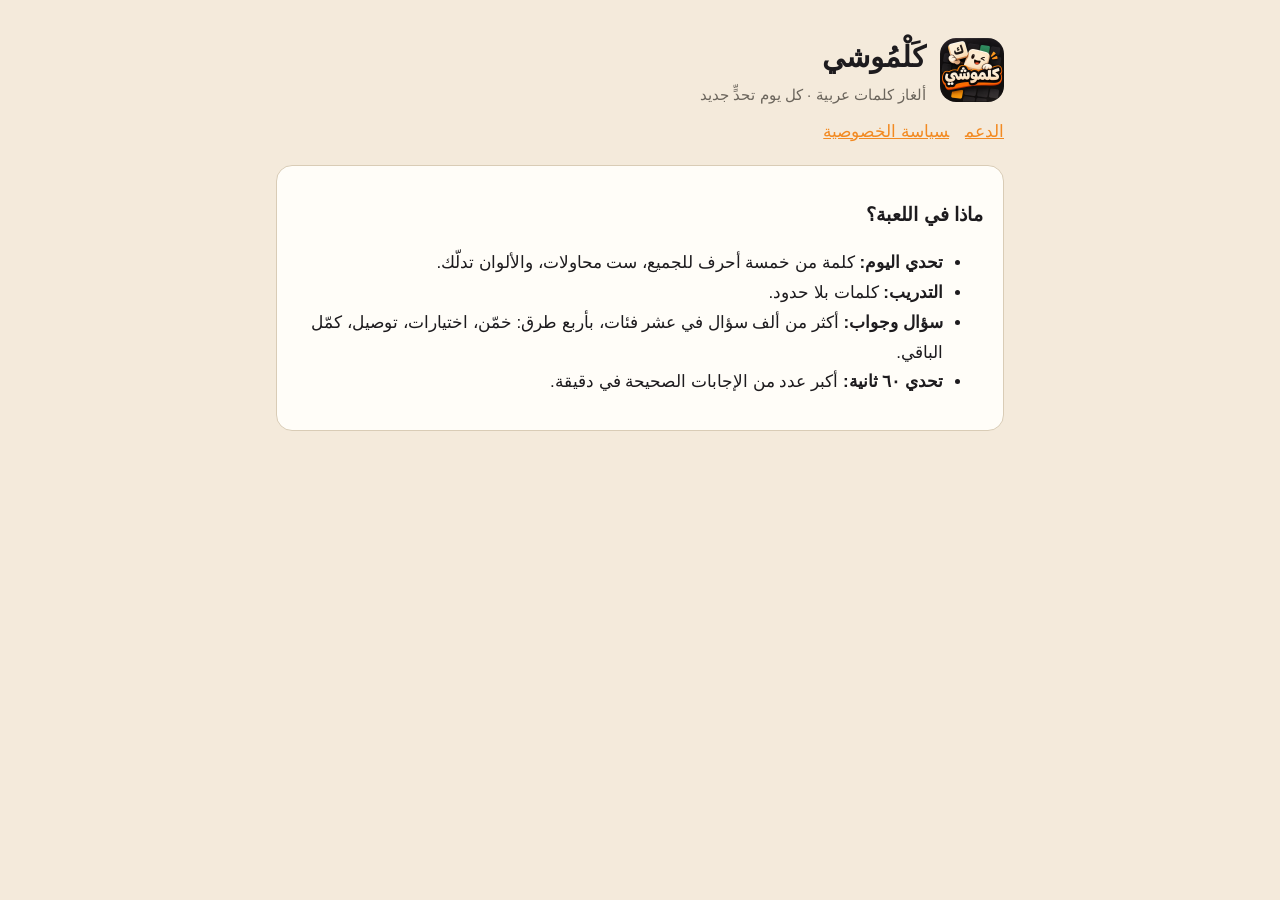
<file: kalmoshi/index.html>
<!doctype html>
<html lang="ar" dir="rtl">
<head>
<meta charset="utf-8">
<meta name="viewport" content="width=device-width, initial-scale=1">
<title>كلموشي · ألغاز كلمات عربية</title>
<meta name="description" content="كلموشي: لعبة كلمات وأسئلة عربية للآيفون. كلمة يومية، تدريب بلا حدود، أكثر من ألف سؤال، وتحدي ٦٠ ثانية.">
<link rel="stylesheet" href="style.css">
</head>
<body>
<main>
  <header>
    <img src="icon.png" alt="">
    <div>
      <h1>كَلْمُوشي</h1>
      <div class="muted">ألغاز كلمات عربية · كل يوم تحدٍّ جديد</div>
    </div>
  </header>
  <nav><a href="support.html">الدعم</a><a href="privacy.html">سياسة الخصوصية</a></nav>

  <div class="card">
    <h2>ماذا في اللعبة؟</h2>
    <ul>
      <li><strong>تحدي اليوم:</strong> كلمة من خمسة أحرف للجميع، ست محاولات، والألوان تدلّك.</li>
      <li><strong>التدريب:</strong> كلمات بلا حدود.</li>
      <li><strong>سؤال وجواب:</strong> أكثر من ألف سؤال في عشر فئات، بأربع طرق: خمّن، اختيارات، توصيل، كمّل الباقي.</li>
      <li><strong>تحدي ٦٠ ثانية:</strong> أكبر عدد من الإجابات الصحيحة في دقيقة.</li>
    </ul>
  </div>
</main>
</body>
</html>
</file>
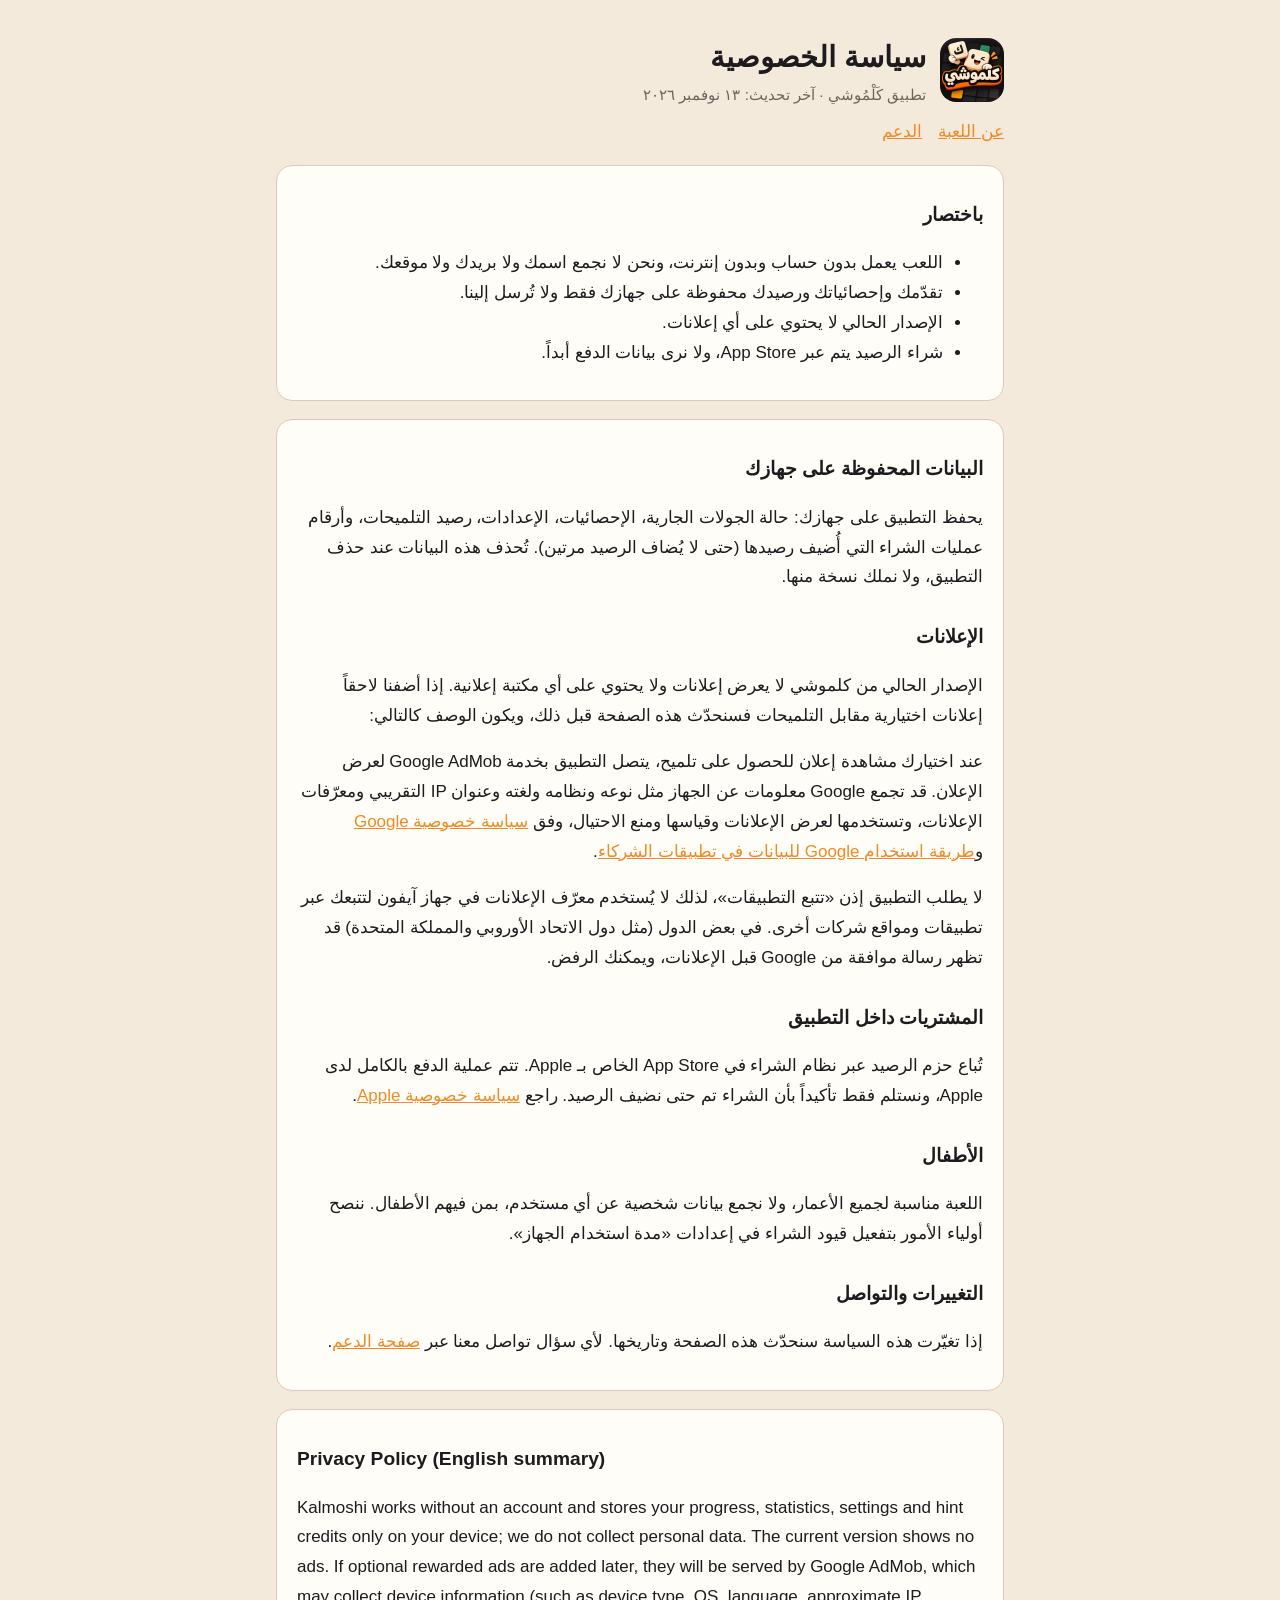
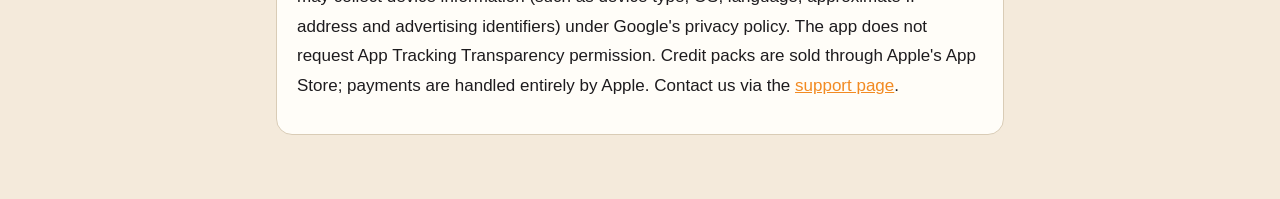
<file: kalmoshi/privacy.html>
<!doctype html>
<html lang="ar" dir="rtl">
<head>
<meta charset="utf-8">
<meta name="viewport" content="width=device-width, initial-scale=1">
<title>سياسة الخصوصية · كلموشي</title>
<link rel="stylesheet" href="style.css">
</head>
<body>
<main>
  <header>
    <img src="icon.png" alt="">
    <div>
      <h1>سياسة الخصوصية</h1>
      <div class="muted">تطبيق كَلْمُوشي · آخر تحديث: ١٣ نوفمبر ٢٠٢٦</div>
    </div>
  </header>
  <nav><a href="./">عن اللعبة</a><a href="support.html">الدعم</a></nav>

  <div class="card">
    <h2>باختصار</h2>
    <ul>
      <li>اللعب يعمل بدون حساب وبدون إنترنت، ونحن لا نجمع اسمك ولا بريدك ولا موقعك.</li>
      <li>تقدّمك وإحصائياتك ورصيدك محفوظة على جهازك فقط ولا تُرسل إلينا.</li>
      <li>الإصدار الحالي لا يحتوي على أي إعلانات.</li>
      <li>شراء الرصيد يتم عبر App Store، ولا نرى بيانات الدفع أبداً.</li>
    </ul>
  </div>

  <div class="card">
    <h2>البيانات المحفوظة على جهازك</h2>
    <p>يحفظ التطبيق على جهازك: حالة الجولات الجارية، الإحصائيات، الإعدادات، رصيد التلميحات، وأرقام عمليات الشراء التي أُضيف رصيدها (حتى لا يُضاف الرصيد مرتين). تُحذف هذه البيانات عند حذف التطبيق، ولا نملك نسخة منها.</p>

    <h2>الإعلانات</h2>
    <p>الإصدار الحالي من كلموشي لا يعرض إعلانات ولا يحتوي على أي مكتبة إعلانية. إذا أضفنا لاحقاً إعلانات اختيارية مقابل التلميحات فسنحدّث هذه الصفحة قبل ذلك، ويكون الوصف كالتالي:</p>
    <p>عند اختيارك مشاهدة إعلان للحصول على تلميح، يتصل التطبيق بخدمة Google AdMob لعرض الإعلان. قد تجمع Google معلومات عن الجهاز مثل نوعه ونظامه ولغته وعنوان IP التقريبي ومعرّفات الإعلانات، وتستخدمها لعرض الإعلانات وقياسها ومنع الاحتيال، وفق <a href="https://policies.google.com/privacy">سياسة خصوصية Google</a> و<a href="https://policies.google.com/technologies/partner-sites">طريقة استخدام Google للبيانات في تطبيقات الشركاء</a>.</p>
    <p>لا يطلب التطبيق إذن «تتبع التطبيقات»، لذلك لا يُستخدم معرّف الإعلانات في جهاز آيفون لتتبعك عبر تطبيقات ومواقع شركات أخرى. في بعض الدول (مثل دول الاتحاد الأوروبي والمملكة المتحدة) قد تظهر رسالة موافقة من Google قبل الإعلانات، ويمكنك الرفض.</p>

    <h2>المشتريات داخل التطبيق</h2>
    <p>تُباع حزم الرصيد عبر نظام الشراء في App Store الخاص بـ Apple. تتم عملية الدفع بالكامل لدى Apple، ونستلم فقط تأكيداً بأن الشراء تم حتى نضيف الرصيد. راجع <a href="https://www.apple.com/legal/privacy/">سياسة خصوصية Apple</a>.</p>

    <h2>الأطفال</h2>
    <p>اللعبة مناسبة لجميع الأعمار، ولا نجمع بيانات شخصية عن أي مستخدم، بمن فيهم الأطفال. ننصح أولياء الأمور بتفعيل قيود الشراء في إعدادات «مدة استخدام الجهاز».</p>

    <h2>التغييرات والتواصل</h2>
    <p>إذا تغيّرت هذه السياسة سنحدّث هذه الصفحة وتاريخها. لأي سؤال تواصل معنا عبر <a href="support.html">صفحة الدعم</a>.</p>
  </div>

  <div class="card en" dir="ltr" lang="en">
    <h2>Privacy Policy (English summary)</h2>
    <p>Kalmoshi works without an account and stores your progress, statistics, settings and hint credits only on your device; we do not collect personal data. The current version shows no ads. If optional rewarded ads are added later, they will be served by Google AdMob, which may collect device information (such as device type, OS, language, approximate IP address and advertising identifiers) under Google's privacy policy. The app does not request App Tracking Transparency permission. Credit packs are sold through Apple's App Store; payments are handled entirely by Apple. Contact us via the <a href="support.html">support page</a>.</p>
  </div>
</main>
</body>
</html>
</file>
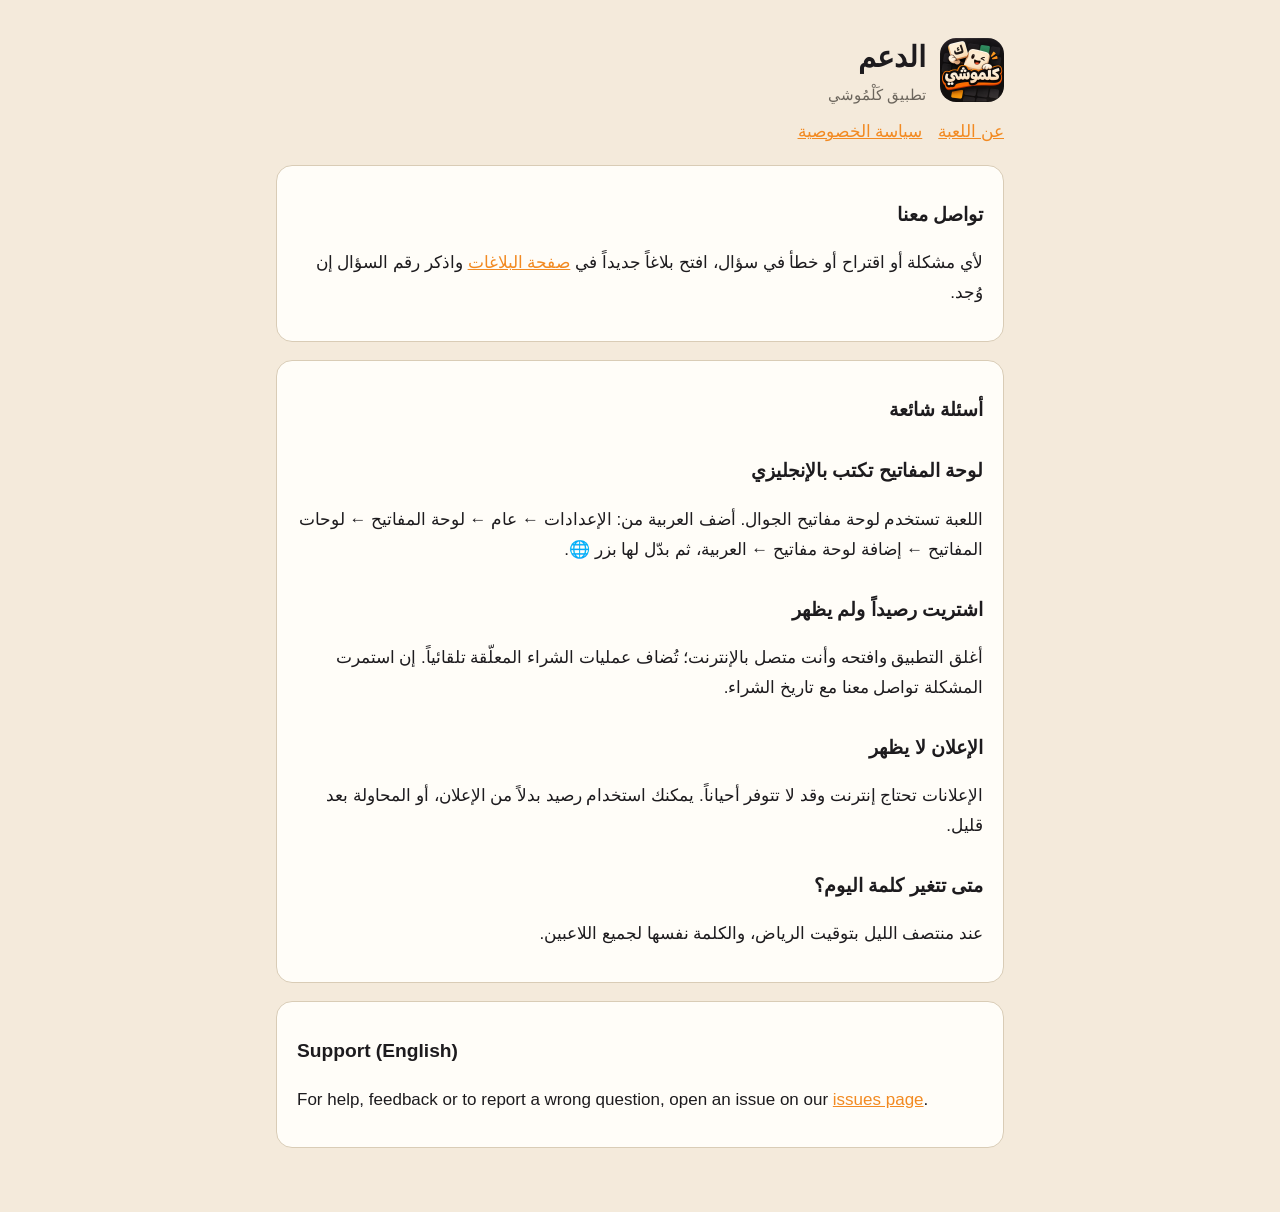
<file: kalmoshi/support.html>
<!doctype html>
<html lang="ar" dir="rtl">
<head>
<meta charset="utf-8">
<meta name="viewport" content="width=device-width, initial-scale=1">
<title>الدعم · كلموشي</title>
<link rel="stylesheet" href="style.css">
</head>
<body>
<main>
  <header>
    <img src="icon.png" alt="">
    <div>
      <h1>الدعم</h1>
      <div class="muted">تطبيق كَلْمُوشي</div>
    </div>
  </header>
  <nav><a href="./">عن اللعبة</a><a href="privacy.html">سياسة الخصوصية</a></nav>

  <div class="card">
    <h2>تواصل معنا</h2>
    <p>لأي مشكلة أو اقتراح أو خطأ في سؤال، افتح بلاغاً جديداً في <a href="https://github.com/abdulrahman1sa/abdulrahman1sa.github.io/issues/new">صفحة البلاغات</a> واذكر رقم السؤال إن وُجد.</p>
  </div>

  <div class="card">
    <h2>أسئلة شائعة</h2>
    <h2>لوحة المفاتيح تكتب بالإنجليزي</h2>
    <p>اللعبة تستخدم لوحة مفاتيح الجوال. أضف العربية من: الإعدادات ← عام ← لوحة المفاتيح ← لوحات المفاتيح ← إضافة لوحة مفاتيح ← العربية، ثم بدّل لها بزر 🌐.</p>
    <h2>اشتريت رصيداً ولم يظهر</h2>
    <p>أغلق التطبيق وافتحه وأنت متصل بالإنترنت؛ تُضاف عمليات الشراء المعلّقة تلقائياً. إن استمرت المشكلة تواصل معنا مع تاريخ الشراء.</p>
    <h2>الإعلان لا يظهر</h2>
    <p>الإعلانات تحتاج إنترنت وقد لا تتوفر أحياناً. يمكنك استخدام رصيد بدلاً من الإعلان، أو المحاولة بعد قليل.</p>
    <h2>متى تتغير كلمة اليوم؟</h2>
    <p>عند منتصف الليل بتوقيت الرياض، والكلمة نفسها لجميع اللاعبين.</p>
  </div>

  <div class="card en" dir="ltr" lang="en">
    <h2>Support (English)</h2>
    <p>For help, feedback or to report a wrong question, open an issue on our <a href="https://github.com/abdulrahman1sa/abdulrahman1sa.github.io/issues/new">issues page</a>.</p>
  </div>
</main>
</body>
</html>
</file>
<file: kalmoshi/style.css>
:root {
  --bg: #f4eadb;
  --surface: #fffdf8;
  --ink: #1d1b1e;
  --muted: #6b655c;
  --accent: #f28a22;
  --border: #d9ccb6;
}
@media (prefers-color-scheme: dark) {
  :root {
    --bg: #121113;
    --surface: #1d1c20;
    --ink: #f6ecdc;
    --muted: #a9a298;
    --border: #323137;
  }
}
* { box-sizing: border-box; }
body {
  margin: 0;
  background: var(--bg);
  color: var(--ink);
  font: 17px/1.75 -apple-system, "SF Arabic", "Segoe UI", Tahoma, sans-serif;
}
main { max-width: 760px; margin: 0 auto; padding: 32px 16px 64px; }
header { display: flex; align-items: center; gap: 14px; margin-bottom: 8px; }
header img { width: 64px; height: 64px; border-radius: 16px; }
h1 { font-size: 1.8rem; margin: 0; }
h2 { font-size: 1.2rem; margin: 28px 0 6px; }
p, li { color: var(--ink); }
.muted { color: var(--muted); font-size: 0.95rem; }
.card {
  background: var(--surface);
  border: 1px solid var(--border);
  border-radius: 16px;
  padding: 4px 20px 16px;
  margin-top: 18px;
}
a { color: var(--accent); }
.en { direction: ltr; text-align: left; }
nav a { margin-inline-end: 16px; }
</file>
